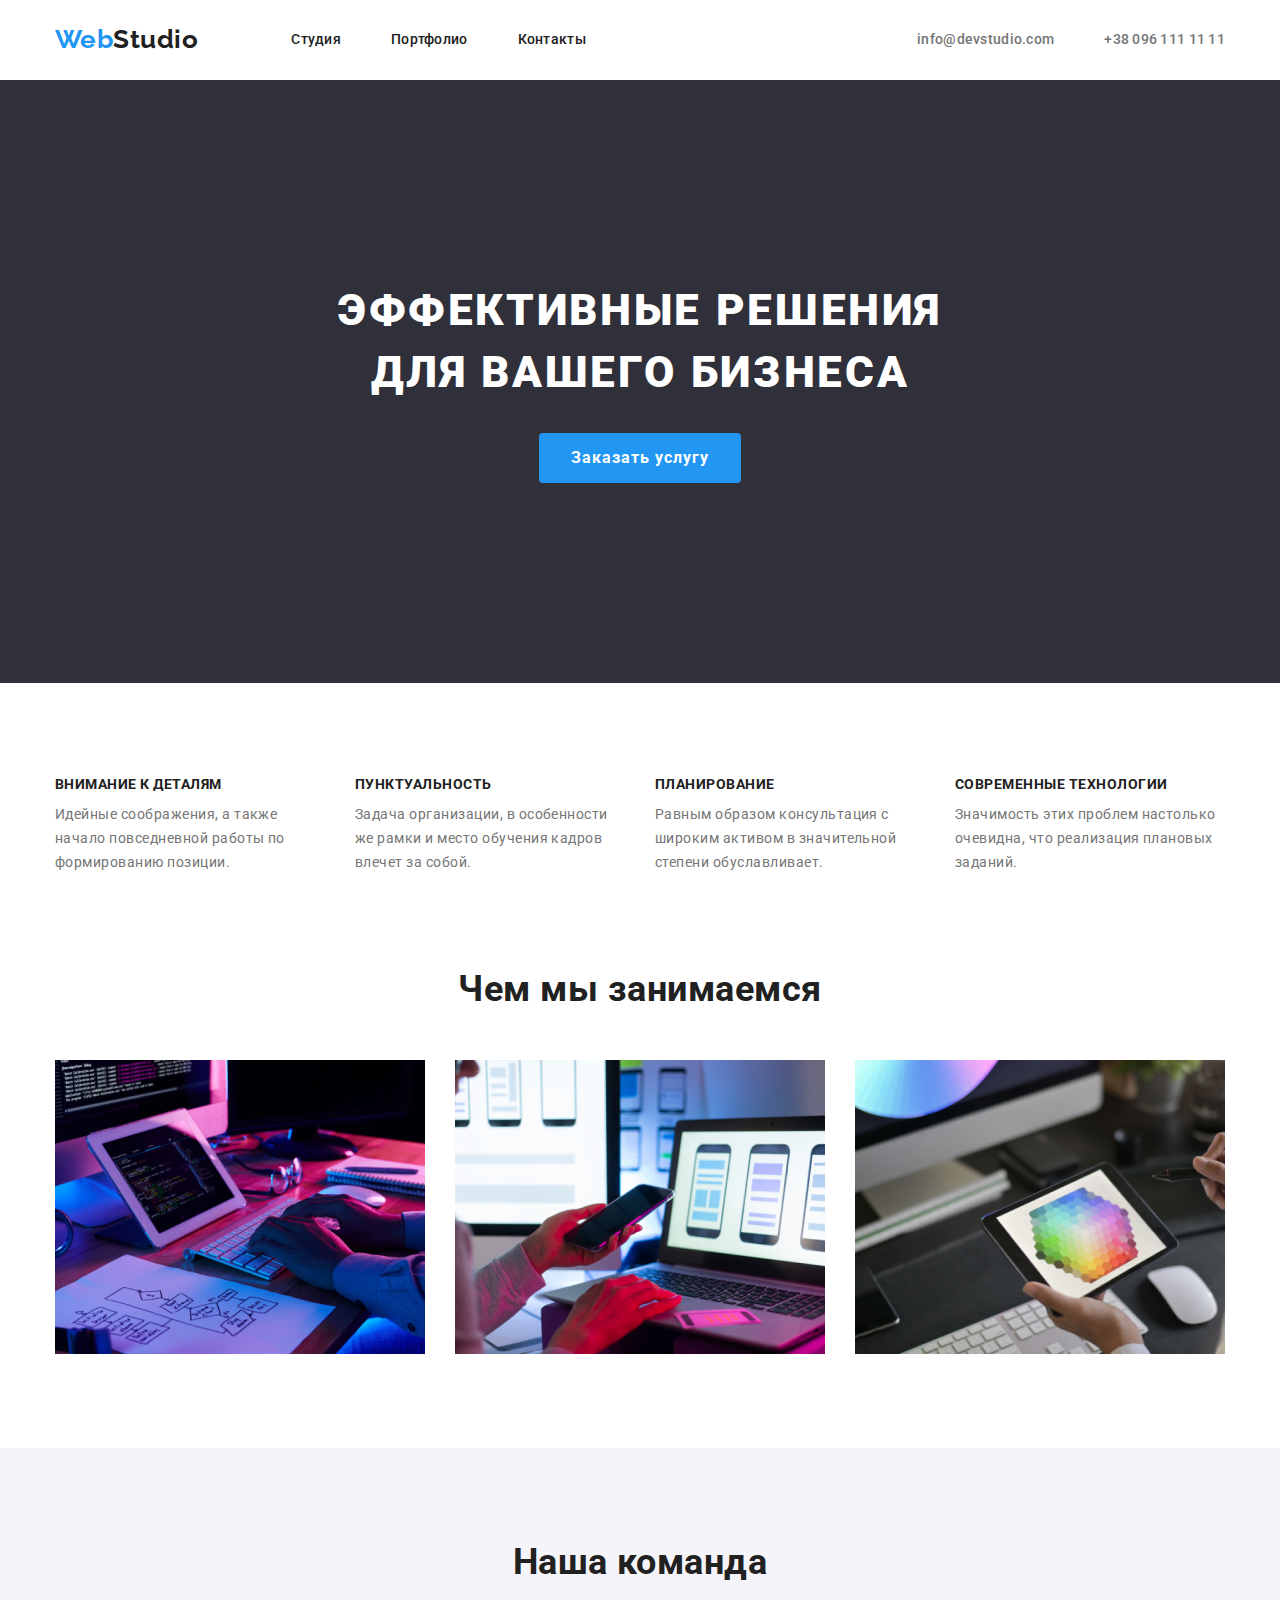
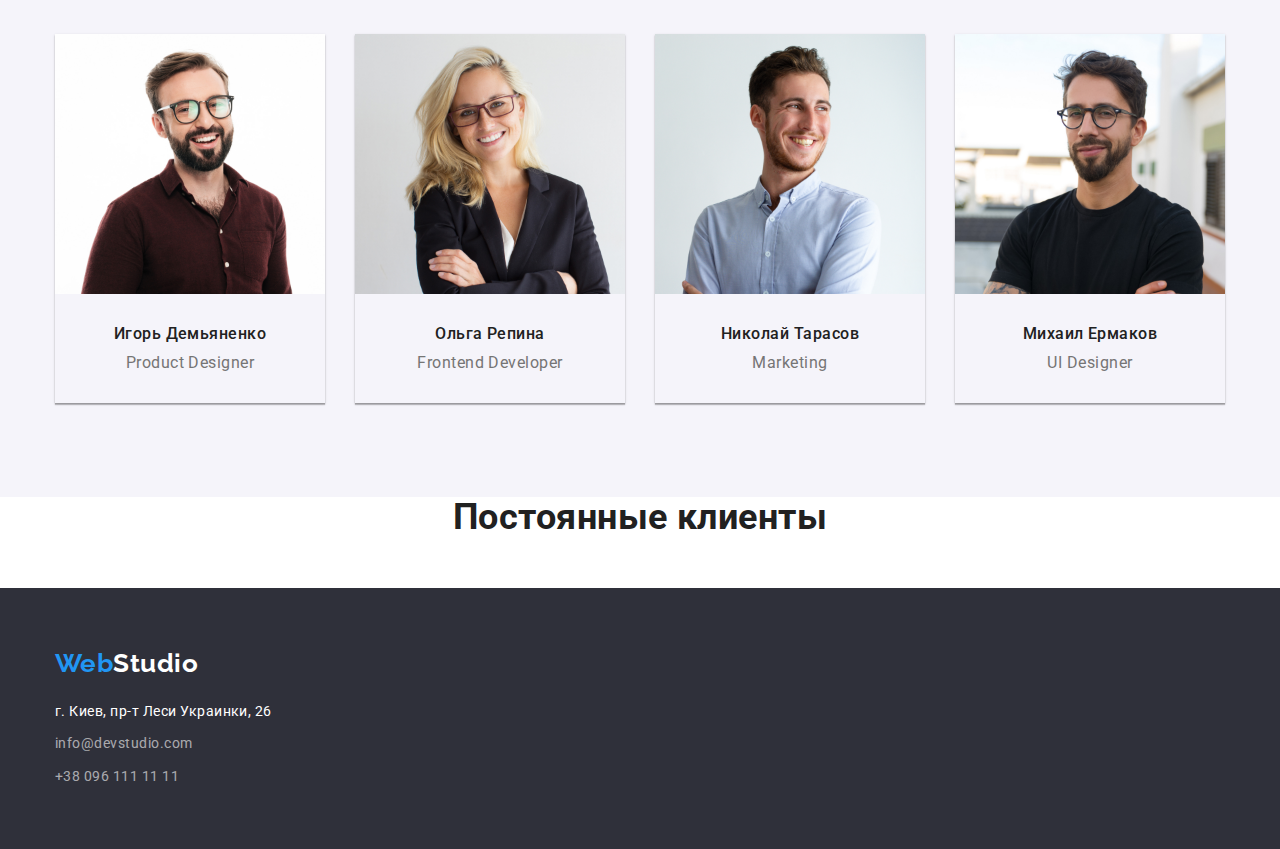
<file: index.html>
<!DOCTYPE html>
<html lang="ru">
  <head>
    <meta charset="utf-8" />
    <title>WebStudio</title>
    <link rel="preconnect" href="https://fonts.gstatic.com" />
    <link
      href="https://fonts.googleapis.com/css2?family=Raleway:wght@700&family=Roboto:wght@400;500;700;900&display=swap"
      rel="stylesheet"
    />
    <link
      rel="stylesheet"
      href="https://cdnjs.cloudflare.com/ajax/libs/modern-normalize/1.0.0/modern-normalize.min.css"
    />
    <link rel="stylesheet" href="./css/styles.css" />
  </head>
  <body>
    <header class="page-header">
      <div class="container page-header-container">
        <nav class="navigation">
          <a href="./index.html" aria-label="Логотип веб-стидии" class="logo"
            >Web<span class="logo-color">Studio</span></a
          >
          <ul class="site-nav list">
            <li class="item">
              <a class="link" href="">Студия</a>
            </li>
            <li class="item">
              <a class="link" href="./portfolio.html">Портфолио</a>
            </li>
            <li class="item"><a class="link" href="">Контакты</a></li>
          </ul>
        </nav>

        <ul class="info list">
          <li class="item">
            <a href="mailto:info@devstudio.com" class="link"
              >info@devstudio.com</a
            >
          </li>
          <li class="item">
            <a href="tel:+380961111111" class="link">+38 096 111 11 11</a>
          </li>
        </ul>
      </div>
    </header>
    <main>
      <!--Герой-->
      <section class="hero">
        <div>
          <h1 class="hero-title">
            Эффективные решения <br />
            для вашего бизнеса
          </h1>
          <button type="button" class="button">Заказать услугу</button>
        </div>
      </section>

      <!-- Преимущества компании-->
      <section class="section-feature">
        <div class="container">
          <h2 hidden>Преимущества</h2>
          <ul class="feature-list list">
            <li class="feature">
              <h3 class="title">Внимание к деталям</h3>
              <p class="text">
                Идейные соображения, а также начало повседневной работы по
                формированию позиции.
              </p>
            </li>

            <li class="feature">
              <h3 class="title">Пунктуальность</h3>
              <p class="text">
                Задача организации, в особенности же рамки и место обучения
                кадров влечет за собой.
              </p>
            </li>

            <li class="feature">
              <h3 class="title">Планирование</h3>
              <p class="text">
                Равным образом консультация с широким активом в значительной
                степени обуславливает.
              </p>
            </li>

            <li class="feature">
              <h3 class="title">Современные технологии</h3>
              <p class="text">
                Значимость этих проблем настолько очевидна, что реализация
                плановых заданий.
              </p>
            </li>
          </ul>
        </div>
      </section>

      <!--Услуги-->

      <section class="section-services">
        <div class="container">
          <h2 class="section-title">Чем мы занимаемся</h2>
          <ul class="services list">
            <li class="services-list">
              <img
                src="./img/img.jpg"
                alt="картинка с изображением клавиатуры"
                width="370"
                height="294"
              />
            </li>
            <li class="services-list">
              <img
                src="./img/img1.jpg"
                alt="картинка с изображением компьютера и телефона"
                width="370"
                height="294"
              />
            </li>
            <li class="services-list">
              <img
                src="./img/img2.jpg"
                alt="картинка с изображением планшета"
                width="370"
                height="294"
              />
            </li>
          </ul>
        </div>
      </section>

      <!--Команда-->

      <section class="section-team">
        <div class="container">
          <h2 class="section-title">Наша команда</h2>
          <ul class="team list">
            <li class="team-cards">
              <article class="teamcard">
                <div class="card-thumb">
                  <img
                    src="./img/демьяненко.jpg"
                    alt="Картинка с изображением парня"
                    width="270"
                    height="260"
                  />
                </div>
                <div class="cardcontent">
                  <h3 class="title">Игорь Демьяненко</h3>
                  <p class="text" lang="en">Product Designer</p>
                </div>
              </article>
            </li>

            <li class="team-cards">
              <article class="teamcard">
                <div class="card-img">
                  <img
                    src="./img/репина.jpg"
                    alt="Картинка с изображением девушки"
                    width="270"
                    height="260"
                  />
                </div>

                <div class="cardcontent">
                  <h3 class="title">Ольга Репина</h3>
                  <p class="text" lang="en">Frontend Developer</p>
                </div>
              </article>
            </li>

            <li class="team-cards">
              <article class="teamcard">
                <div class="card-img">
                  <img
                    src="./img/тарасов.jpg"
                    alt="Картинка с изображением парня"
                    width="270"
                    height="260"
                  />
                </div>

                <div class="cardcontent">
                  <h3 class="title">Николай Тарасов</h3>
                  <p class="text" lang="en">Marketing</p>
                </div>
              </article>
            </li>

            <li class="team-cards">
              <article class="teamcard">
                <div class="card-img">
                  <img
                    src="./img/ермаков.jpg"
                    alt="Картинка с изображением парня"
                    width="270"
                    height="260"
                  />
                </div>

                <div class="cardcontent">
                  <h3 class="title">Михаил Ермаков</h3>
                  <p class="text" lang="en">UI Designer</p>
                </div>
              </article>
            </li>
          </ul>
        </div>
      </section>

      <!--Клиенты-->

      <section class="section-clients">
        <div class="container">
          <h2 class="section-title">Постоянные клиенты</h2>
        </div>
      </section>
    </main>

    <footer class="footer">
      <div class="container">
        <a href="./index.html" class="logo"
          >Web<span class="logo-color">Studio</span></a
        >
        <address class="address">
          <ul class="infolink list">
            <li class="linkcontacts">
              <a
                class="link-adress"
                href="https://www.google.com/maps/d/embed?mid=10uSM3H-mIU3GznYo2szRIEphczw"
                target="_blank"
                rel="noopener noreferrer"
                >г. Киев, пр-т Леси Украинки, 26</a
              >
            </li>
            <li class="contactslink">
              <a class="link" href="mailto:info@devstudio.com"
                >info@devstudio.com</a
              >
            </li>
            <li class="contactslink">
              <a class="link" href="tel:+380961111111">+38 096 111 11 11</a>
            </li>
          </ul>
        </address>
      </div>
    </footer>
  </body>
</html>
</file>
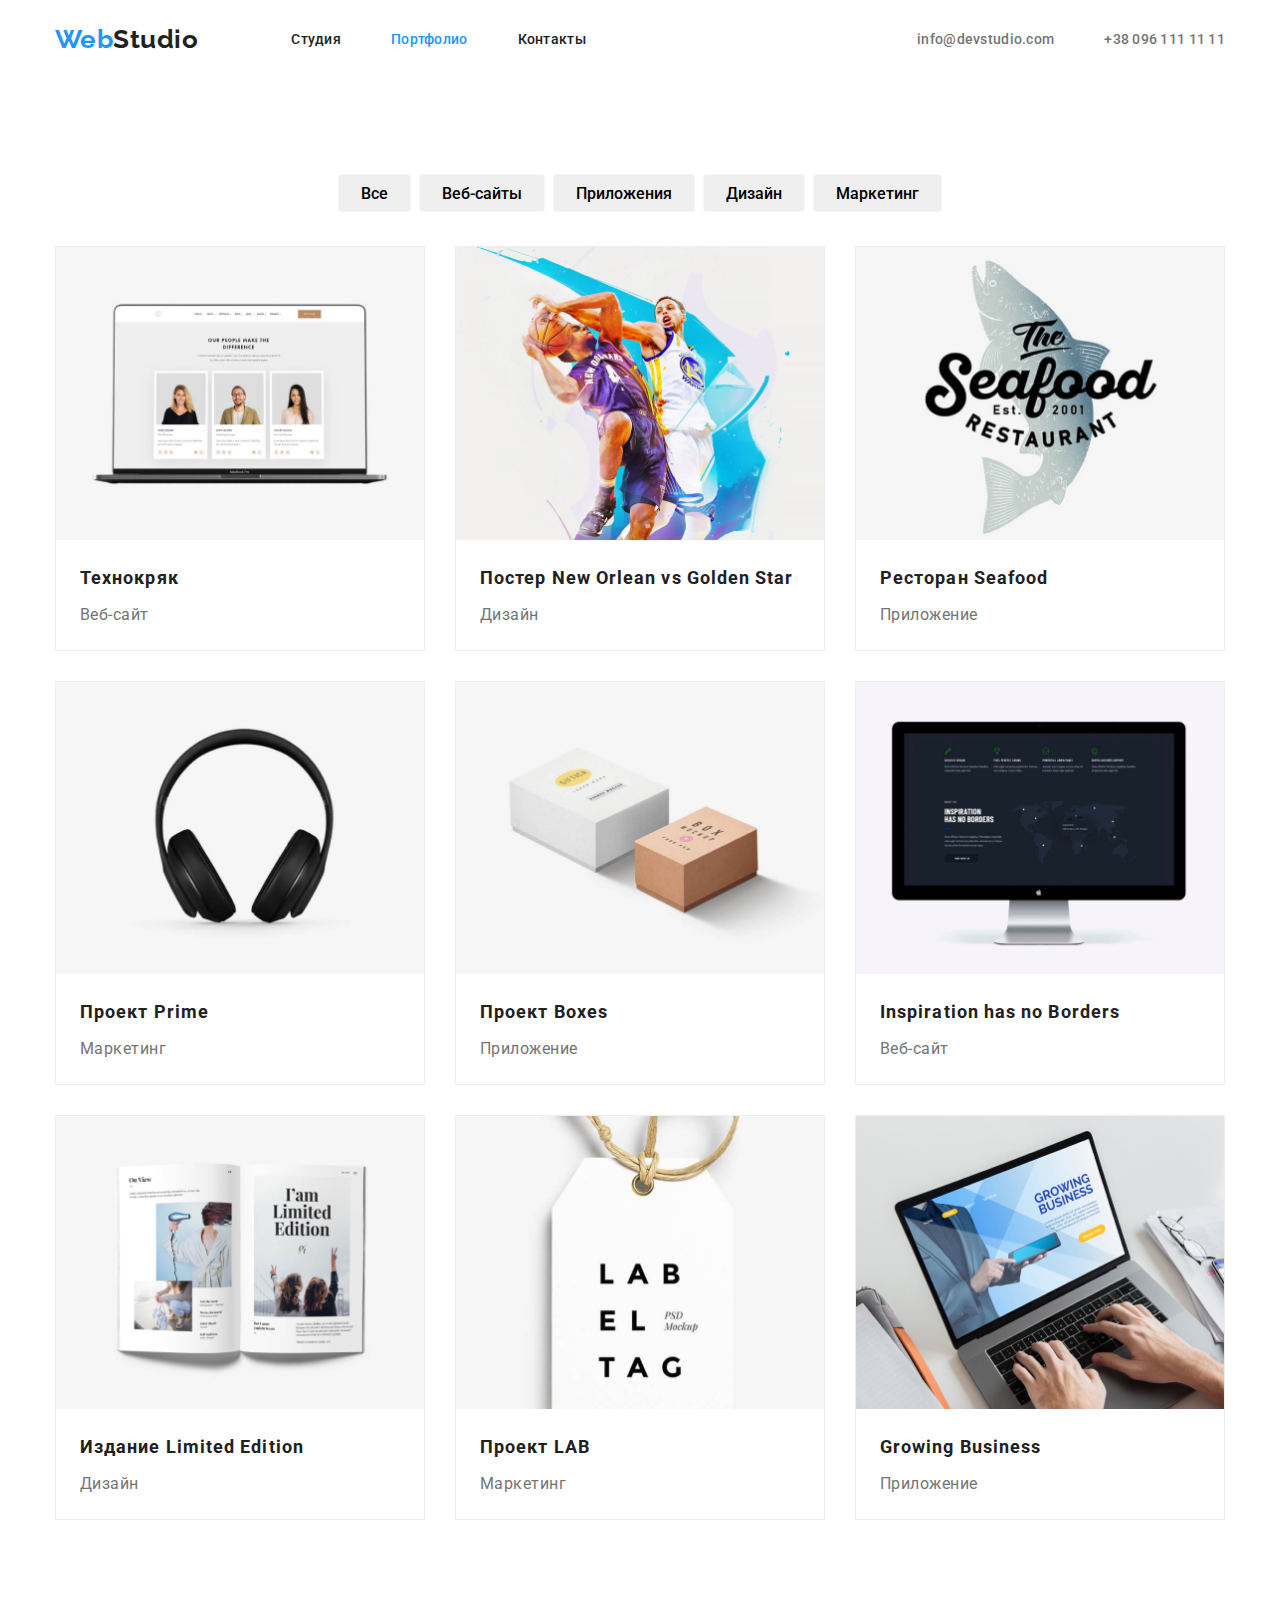
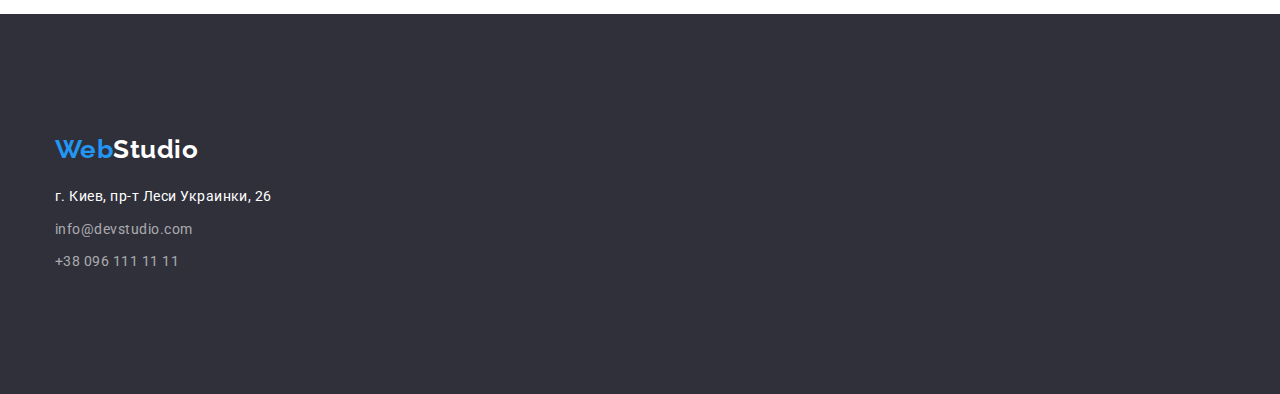
<file: portfolio.html>
<!DOCTYPE html>
<html lang="ru">
  <head>
    <meta charset="UTF-8" />
    <meta name="viewport" content="width=device-width, initial-scale=1.0" />
    <title>Portfolio</title>
    <link rel="preconnect" href="https://fonts.gstatic.com" />
    <link
      href="https://fonts.googleapis.com/css2?family=Raleway:wght@700&family=Roboto:wght@400;500;700&display=swap"
      rel="stylesheet"
    />
    <link
      rel="stylesheet"
      href="https://cdnjs.cloudflare.com/ajax/libs/modern-normalize/1.0.0/modern-normalize.min.css"
    />
    <link rel="stylesheet" href="./css/styles.css" />
  </head>
  <body>
    <header class="page-header">
      <div class="container page-header-container">
        <nav class="navigation">
          <a href="./index.html" class="logo"
            >Web<span class="logo-color">Studio</span></a
          >
          <ul class="site-nav list">
            <li class="item"><a class="link" href="./index.html">Студия</a></li>
            <li class="item">
              <a class="link link current" href="">Портфолио</a>
            </li>
            <li class="item"><a class="link" href="">Контакты</a></li>
          </ul>
        </nav>
        <ul class="info list">
          <li class="item">
            <a href="mailto:info@devstudio.com" class="link"
              >info@devstudio.com</a
            >
          </li>
          <li class="item">
            <a href="tel:+380961111111" class="link">+38 096 111 11 11</a>
          </li>
        </ul>
      </div>
    </header>
    <main>
      <section class="section-examples">
        <div class="container">
          <ul class="list-button list">
            <li class="item">
              <button type="button" class="button-type">Все</button>
            </li>
            <li class="item">
              <button type="button" class="button-type">Веб-сайты</button>
            </li>
            <li class="item">
              <button type="button" class="button-type">Приложения</button>
            </li>
            <li class="item">
              <button type="button" class="button-type">Дизайн</button>
            </li>
            <li class="item">
              <button type="button" class="button-type">Маркетинг</button>
            </li>
          </ul>

          <!--Примеры работ-->

          <h2 hidden>Примеры работ</h2>
          <ul class="examples list">
            <li class="cards">
              <!-- <article class="card"> -->
              <a class="link" href="">
                <div class="card-img">
                  <img
                    src="./img/img0.jpg"
                    alt="ноутбук"
                    width="370"
                    height="294"
                  />
                </div>

                <div class="card-content">
                  <h2 class="title">Технокряк</h2>
                  <p class="text">Веб-сайт</p>
                </div>
              </a>
              <!-- </article> -->
            </li>

            <li class="cards">
              <article class="card">
                <a class="link" href="">
                  <div class="card-img">
                    <img
                      src="./img/img9.jpg"
                      alt="баскетболисты"
                      width="370"
                      height="294"
                    />
                  </div>

                  <div class="card-content">
                    <h2 class="title">
                      Постер <span lang="en">New Orlean vs Golden Star</span>
                    </h2>
                    <p class="text">Дизайн</p>
                  </div>
                </a>
              </article>
            </li>

            <li class="cards">
              <article class="card">
                <a class="link" href="">
                  <div class="card-img">
                    <img
                      src="./img/img11.jpg"
                      alt="морепродукты"
                      width="370"
                      height="294"
                    />
                  </div>
                  <div class="card-content">
                    <h2 class="title">
                      Ресторан <span lang="en">Seafood</span>
                    </h2>
                    <p class="text">Приложение</p>
                  </div>
                </a>
              </article>
            </li>

            <li class="cards">
              <article class="card">
                <a class="link" href="">
                  <div class="card-img">
                    <img
                      src="./img/img3.jpg"
                      alt="наушники"
                      width="370"
                      height="294"
                    />
                  </div>
                  <div class="card-content">
                    <h2 class="title">Проект <span lang="en">Prime</span></h2>
                    <p class="text">Маркетинг</p>
                  </div>
                </a>
              </article>
            </li>

            <li class="cards">
              <article class="card">
                <a class="link" href="">
                  <div class="card-img">
                    <img
                      src="./img/img4.jpg"
                      alt="коробки"
                      width="370"
                      height="294"
                    />
                  </div>
                  <div class="card-content">
                    <h2 class="title">Проект <span lang="en">Boxes</span></h2>
                    <p class="text">Приложение</p>
                  </div>
                </a>
              </article>
            </li>

            <li class="cards">
              <article class="card">
                <a class="link" href="">
                  <div class="card-img">
                    <img
                      src="./img/img5.jpg"
                      alt="монитор"
                      width="370"
                      height="294"
                    />
                  </div>
                  <div class="card-content">
                    <h2 lang="en" class="title">Inspiration has no Borders</h2>
                    <p class="text">Веб-сайт</p>
                  </div>
                </a>
              </article>
            </li>

            <li class="cards">
              <article class="card">
                <a class="link" href="">
                  <div class="card-img">
                    <img
                      src="./img/img6.jpg"
                      alt="журнал"
                      width="370"
                      height="294"
                    />
                  </div>
                  <div class="card-content">
                    <h2 class="title">
                      Издание <span lang="en">Limited Edition</span>
                    </h2>
                    <p class="text">Дизайн</p>
                  </div>
                </a>
              </article>
            </li>

            <li class="cards">
              <article class="card">
                <a class="link" href="">
                  <div class="card-img">
                    <img
                      src="./img/img7.jpg"
                      alt="бирка"
                      width="370"
                      height="294"
                    />
                  </div>
                  <div class="card-content">
                    <h2 class="title">Проект <span lang="en"> LAB</span></h2>
                    <p class="text">Маркетинг</p>
                  </div>
                </a>
              </article>
            </li>

            <li class="cards">
              <article class="card">
                <a class="link" href="">
                  <div class="card-img">
                    <img
                      src="./img/img8.jpg"
                      alt="ноутбук"
                      width="370"
                      height="294"
                    />
                  </div>
                  <div class="card-content">
                    <h2 lang="en" class="title">Growing Business</h2>
                    <p class="text">Приложение</p>
                  </div>
                </a>
              </article>
            </li>
          </ul>
        </div>
      </section>
    </main>

    <footer class="footer">
      <div class="container">
        <div class="contacts-list">
          <a href="./index.html" class="logo"
            >Web<span class="logo-color">Studio</span></a
          >
          <address class="address">
            <ul class="infolink list">
              <li class="linkcontacts">
                <a
                  class="link-adress"
                  href="https://www.google.com/maps/d/embed?mid=10uSM3H-mIU3GznYo2szRIEphczw"
                  target="_blank"
                  rel="noopener noreferrer"
                  >г. Киев, пр-т Леси Украинки, 26</a
                >
              </li>
              <li class="contactslink">
                <a class="link" href="mailto:info@devstudio.com"
                  >info@devstudio.com</a
                >
              </li>
              <li class="contactslink">
                <a class="link" href="tel:+380961111111">+38 096 111 11 11</a>
              </li>
            </ul>
          </address>
        </div>
      </div>
    </footer>
  </body>
</html>
</file>
<file: css/styles.css>
/* вторичный цвет фона #F5F4FA; */

/* цвет основного текста #757575; */

/* вторичный цвет текста  #212121; */

/* белый #FFFFFF; */

/* акцент #2196F3; */

:root {
  --primary-text-color: #757575;
  --title-text-color: #212121;
  --accent-color: #2196f3;
}
body {
  background-color: #ffffff;
  color: var(--primary-text-color);
  font-family: Roboto, sans-serif;
  letter-spacing: 0.03em;
}

h1,
h2,
h3,
h4,
h5,
h6,
p {
  margin: 0px;
}

ul,
ol {
  margin: 0px;
  padding: 0px;
}

img {
  display: block;
  max-width: 100%;
  height: auto;
}

/* Logo */
.logo {
  color: var(--accent-color);
  font-family: Raleway, sans-serif;
  font-size: 26px;
  font-weight: 700;
  line-height: 1.2;
  text-decoration: none;
  margin-right: 93px;
}

.logo-color {
  color: var(--title-text-color);
}
.logo:hover {
  color: var(--accent-color);
}

/* Page header */

.page-header {
  background-color: #ffffff;

  display: flex;
  align-items: center;
  padding-top: 24px;
  padding-bottom: 25px;
}

/* Site nav */

.navigation {
  display: flex;
  align-items: center;
  margin-right: auto;
}

.page-header-container {
  display: flex;
  align-items: center;
}

.site-nav {
  display: flex;
}
.site-nav .item:not(:last-child) {
  margin-right: 50px;
}
/*.site-nav .item:last-child {
margin-right: 0px;
}*/

.site-nav .link {
  color: var(--title-text-color);
  font-weight: 500;
  font-size: 14px;
  line-height: 1.14;
  text-align: center;
  letter-spacing: 0.02em;
  text-decoration: none;
}
.site-nav .link:hover,
.site-nav .link:focus {
  color: var(--accent-color);
}
.site-nav .link.current {
  color: var(--accent-color);
}
.info {
  display: flex;
}
.info .item + .item {
  margin-left: 50px;
}
.info .link {
  color: var(--primary-text-color);
  font-weight: 500;
  font-size: 14px;
  line-height: 1.14;
  letter-spacing: 0.02em;
  text-decoration: none;
}
.info .link:hover,
.info .link:focus {
  color: var(--accent-color);
}
.info .link.current {
  color: var(--accent-color);
}

.list {
  list-style: none;
}

/* Hero */

.hero {
  text-align: center;
  background-color: #2f303a;
  padding-top: 200px;
  padding-bottom: 200px;
  margin: auto;
}

.hero-title {
  color: #ffffff;
  font-weight: 900;
  font-size: 44px;
  line-height: 1.4;
  text-align: center;
  letter-spacing: 0.06em;
  text-transform: uppercase;
}

/* Features */
.section-feature {
  padding-top: 94px;
  padding-bottom: 47px;
}
.feature-list {
  padding: 0px;
  margin-left: -30px;

  display: flex;
}
.feature-list > .feature {
  flex-basis: calc(100% / 3 - 30px);
  margin-left: 30px;
}
.feature-list .title {
  color: var(--title-text-color);
  font-weight: 700;
  font-size: 14px;
  line-height: 1.14;
  text-transform: uppercase;
  margin-bottom: 10px;
}
.feature-list .text {
  font-size: 14px;
  line-height: 1.7;
  margin-top: 10px;
}

/* Section */

.section-title {
  color: var(--title-text-color);
  font-weight: 700;
  font-size: 36px;
  line-height: 1.16;
  text-align: center;
  margin-bottom: 50px;
}
/* Services */

.section-services {
  padding-top: 47px;
  padding-bottom: 94px;
}

.services {
  display: flex;
  flex-wrap: wrap;
  margin-left: -30px;
  margin-top: -30px;
  padding: 0;
}

.services > .services-list {
  flex-basis: calc(100% / 3 - 30px);
  margin-left: 30px;
  margin-top: 30px;
}

/* Team */
.section-team {
  padding-top: 94px;
  padding-bottom: 94px;
  background-color: #f5f4fa;
}
.team {
  display: flex;
  flex-wrap: wrap;
  margin-left: -30px;
  margin-top: -30px;
  padding: 0;
}
.team > .team-cards {
  flex-basis: calc(100% / 4 - 30px);
  margin-left: 30px;
  margin-top: 30px;
}
.team .title {
  color: var(--title-text-color);
  font-weight: 500;
  font-size: 16px;
  line-height: 1.2;
  /*margin-top: 30px;*/
}
.team .text {
  font-size: 16px;
  line-height: 1.2;
  margin-top: 10px;
}
.cardcontent {
  padding-top: 30px;
  padding-bottom: 30px;
  text-align: center;
}
.teamcard {
  box-shadow: 0px 1px 3px rgba(0, 0, 0, 0.12), 0px 1px 1px rgba(0, 0, 0, 0.14),
    0px 2px 1px rgba(0, 0, 0, 0.2);
}
/* Examples */
.section-examples {
  padding-top: 94px;
  padding-bottom: 94px;
}

.examples {
  display: flex;
  flex-wrap: wrap;
  margin-left: -30px;
  margin-top: -30px;
}

.examples > .cards {
  flex-basis: calc(100% / 3 - 30px);
  /*height: 404px;*/
  /*height: 404px;*/
  margin-left: 30px;
  margin-top: 30px;
  background: #ffffff;
  border: 1px solid #eeeeee;
}

.examples .title {
  color: var(--title-text-color);
  font-weight: 700;
  font-size: 18px;
  line-height: 2;
  letter-spacing: 0.06em;

  /*margin-top: 20px;
  margin-bottom: 4px;*/
}

.examples .text {
  font-size: 16px;
  line-height: 1.88;
  margin-top: 4px;
}
.card-content {
  padding: 20px 24px;
}

/* Button */
.list-button {
  display: flex;
  justify-content: center;
  margin-bottom: 34px;
}
.button {
  border-radius: 4px;
  padding: 10px 32px;
  margin-top: 30px;
  min-width: 200px;
  height: 50px;
  text-align: center;
  border: 0px;

  color: #ffffff;
  background-color: var(--accent-color);
  font-weight: bold;
  font-size: 16px;
  line-height: 1.9;
  letter-spacing: 0.06em;
}

.button-type {
  display: flex;
  border-radius: 4px;
  border: 1px Solid #f5f4fa;
  padding: 6px 22px;
  min-width: 73px;
  height: 38px;
  text-align: center;

  font-weight: 500;
  font-size: 16px;
  line-height: 1.6;
}

.button-type:hover,
.button-type:focus {
  color: #ffffff;
  background-color: var(--accent-color);
}

/*.button-type .item + .item {
  margin-left: 8px;
}*/

.list-button > .item:not(:last-child) {
  margin-right: 8px;
}

.examples .link {
  color: var(--primary-text-color);
  text-decoration: none;
}

/*.examples .link:hover,
.examples .link:focus {
  color: var(--accent-color);
}*/

/* Footer */

.footer .logo-color {
  color: #ffffff;
}

.footer {
  padding-top: 60px;
  padding-bottom: 60px;
  background-color: #2f303a;
}
.address {
  font-size: 14px;
  line-height: 1.7;
  color: #ffffff;
  font-style: normal;
}

.infolink .link-adress {
  color: #ffffff;
  text-decoration: none;
}

.infolink .link {
  color: rgba(255, 255, 255, 0.6);
  text-decoration: none;
}

.infolink .linkcontacts {
  margin-top: 20px;
}

.infolink .contactslink {
  margin-top: 9px;
}

.infolink .link:hover,
.infolink .link:focus {
  color: var(--accent-color);
}
.contacts-list {
  width: 270px;
  padding: 60px 0px;
  align-items: center;
}
.container {
  width: 1200px;
  padding-left: 15px;
  padding-right: 15px;
  margin-left: auto;
  margin-right: auto;

  /*outline: 1px solid tomato; */
}
/*.linkcontacts {
  margin-bottom: 9px;
}

.linkcontacts .link-adress() {
  margin-top: 20px;
}*/
.contacts-list .logo {
  margin-bottom: 20px;
}
</file>
